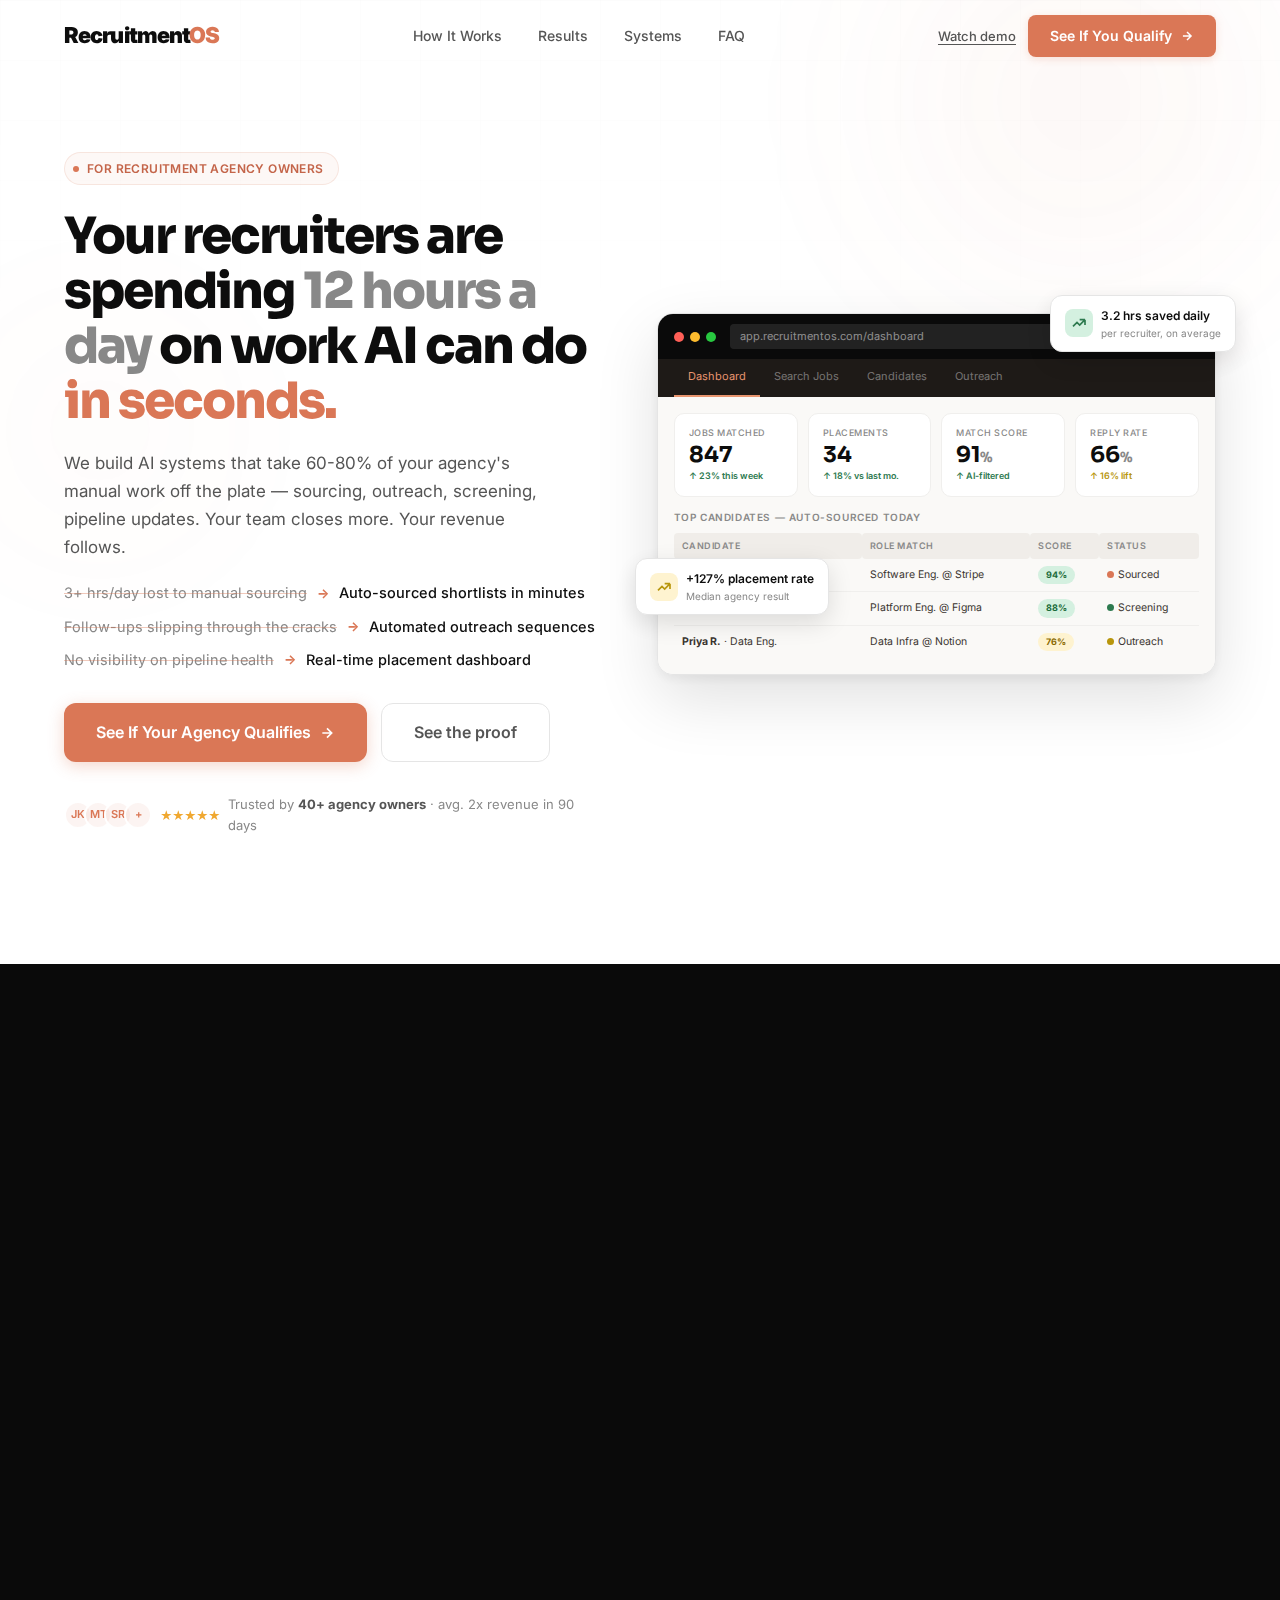
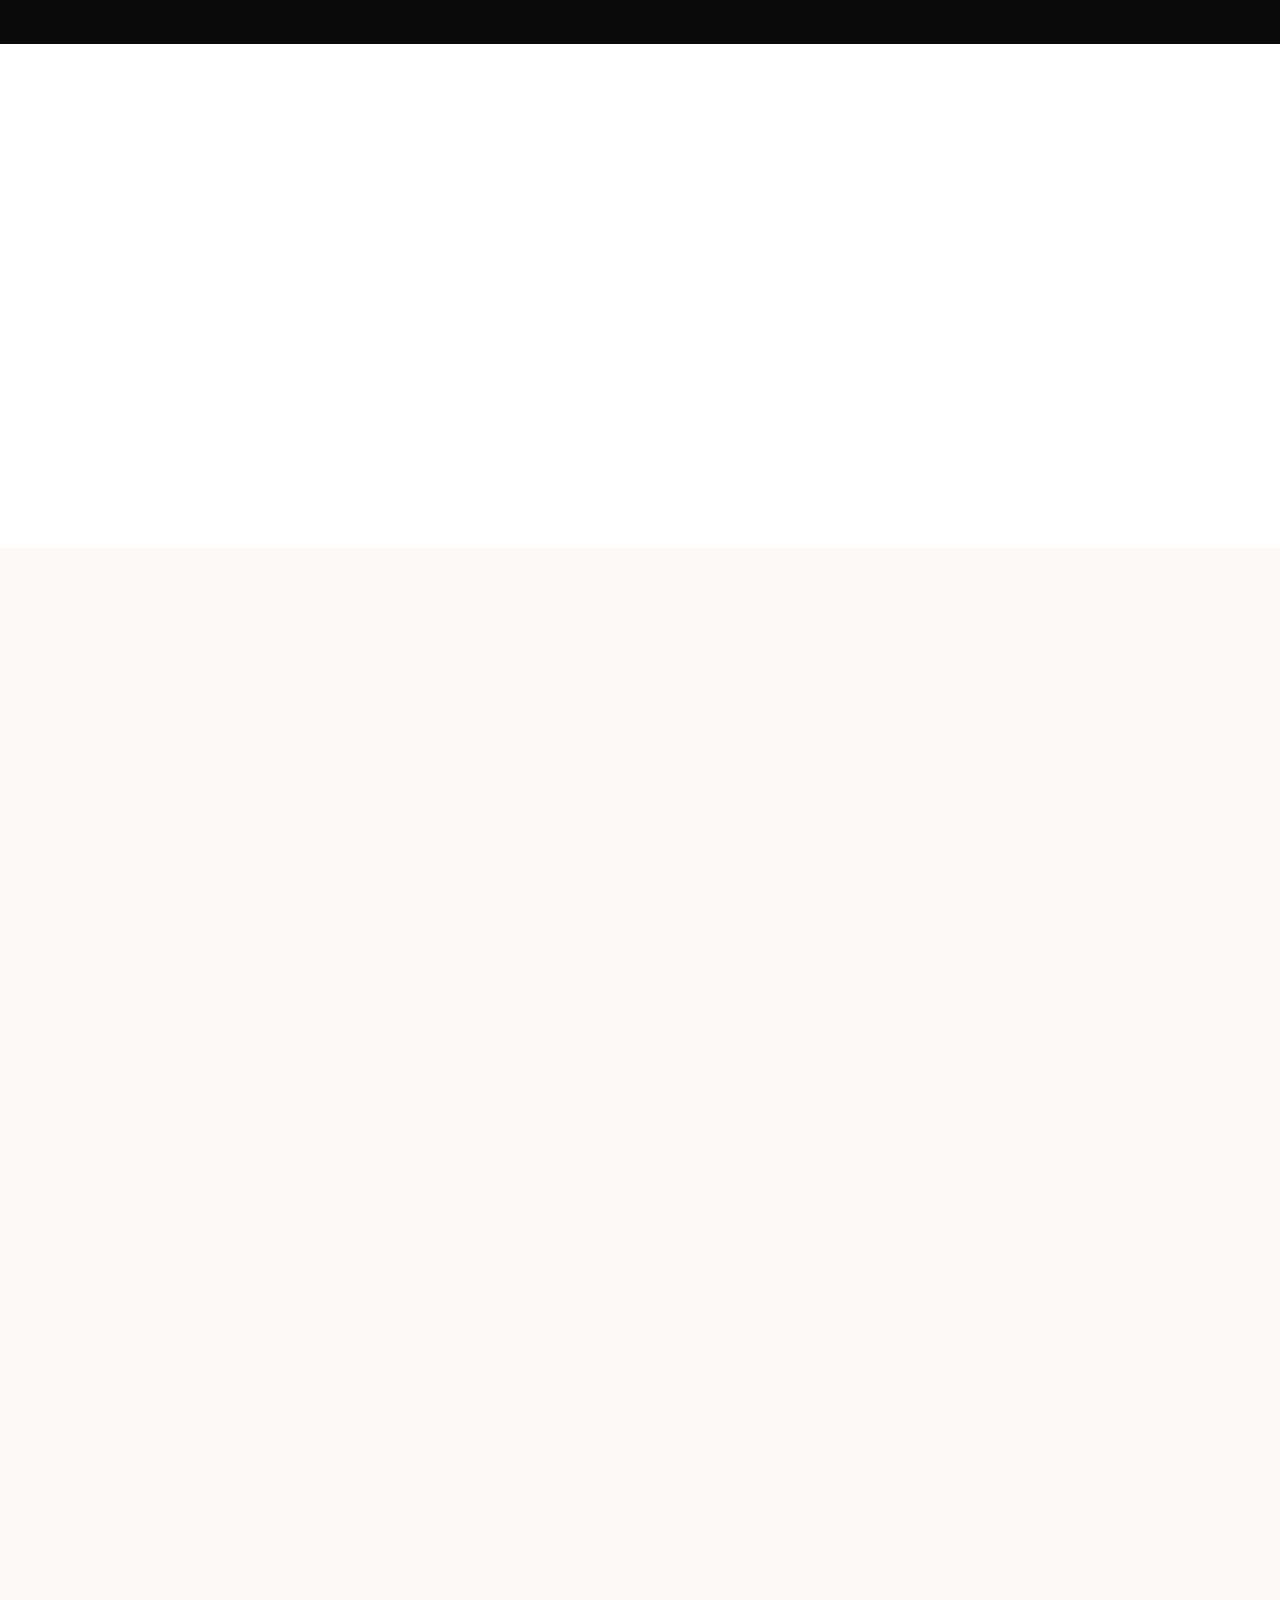
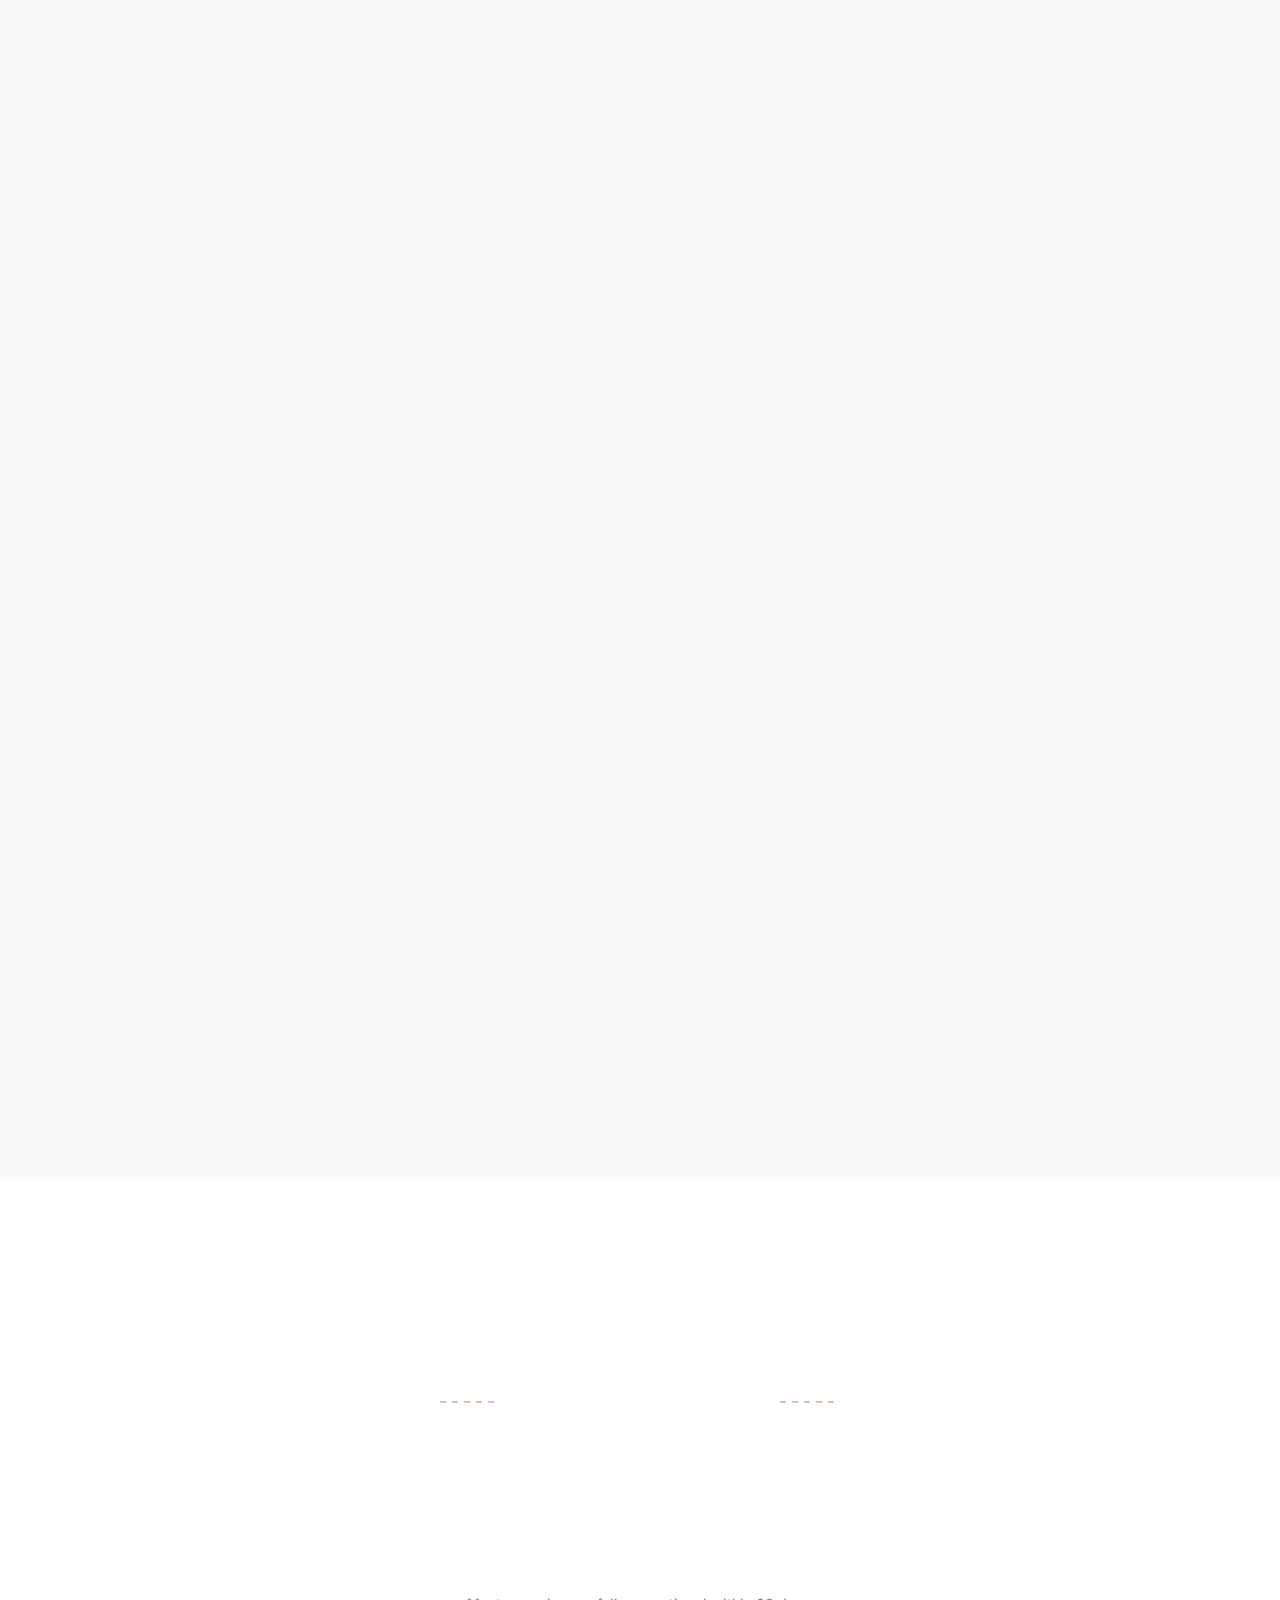
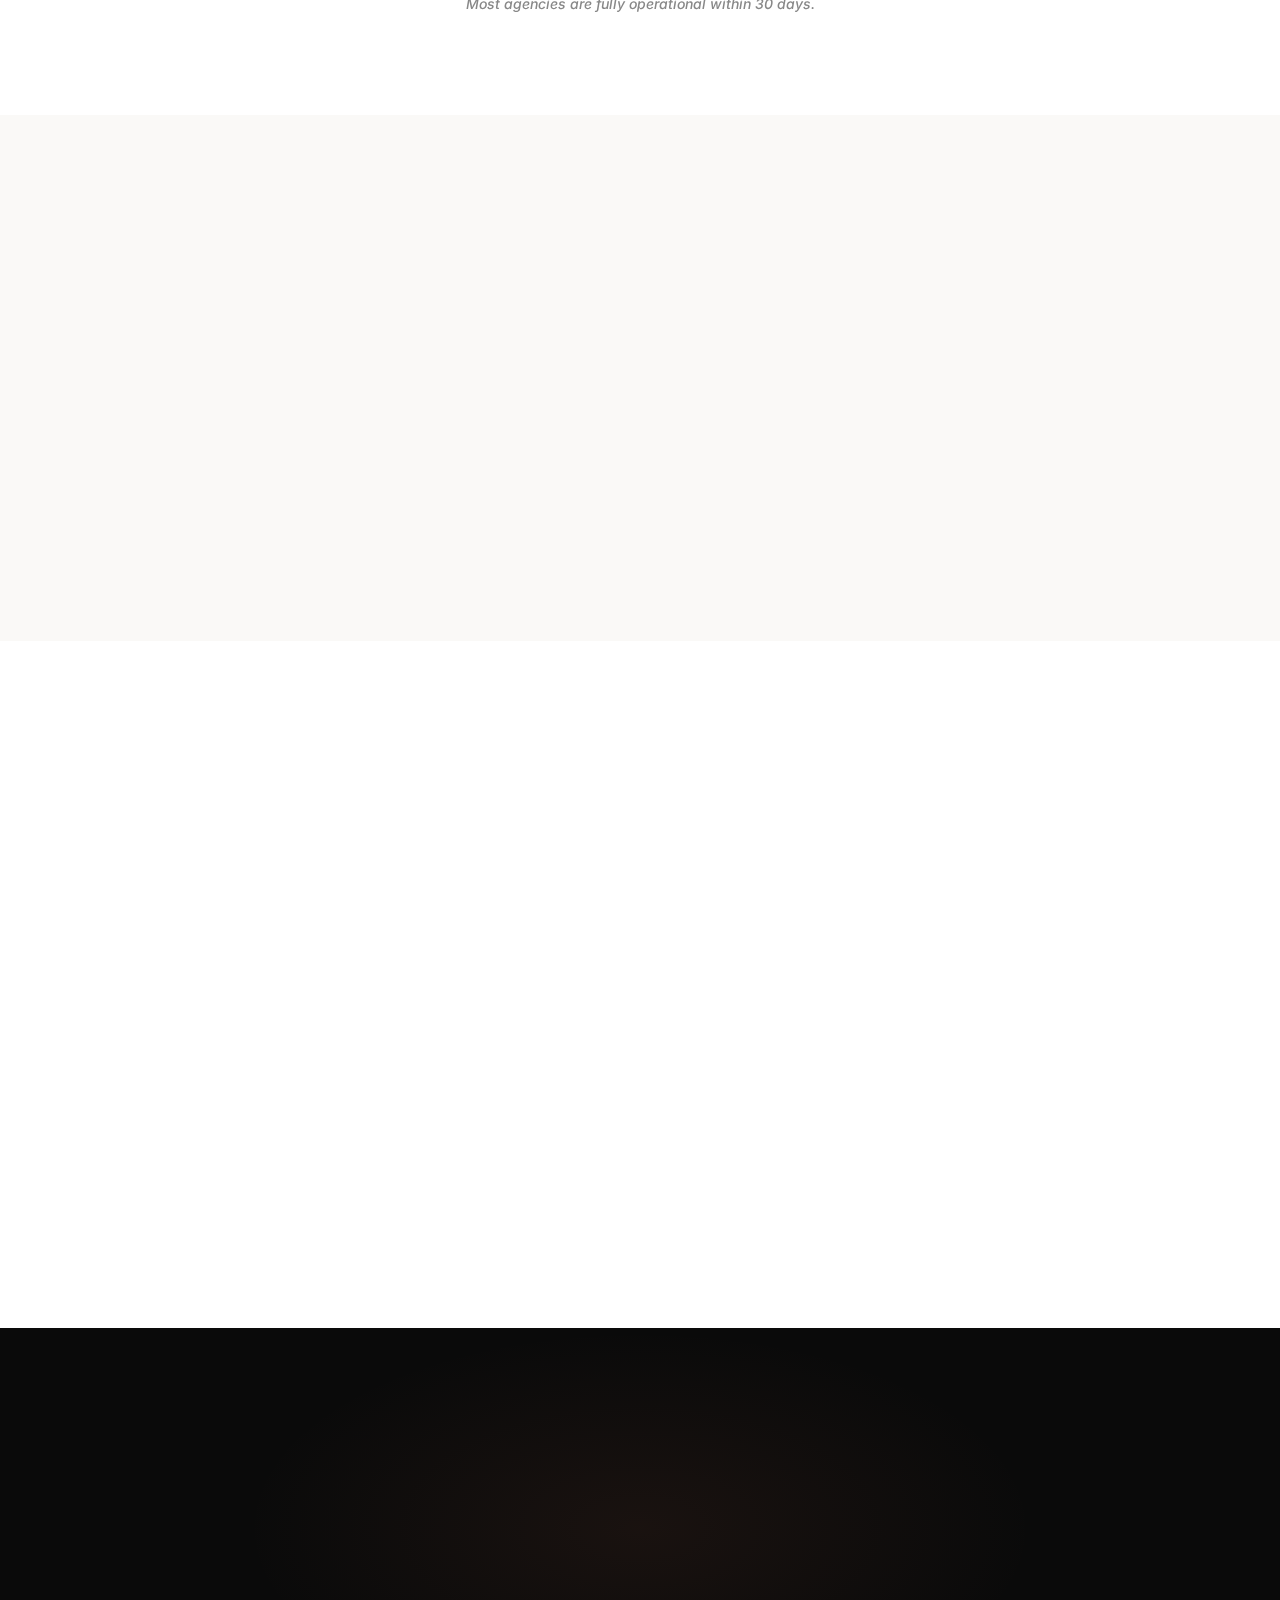
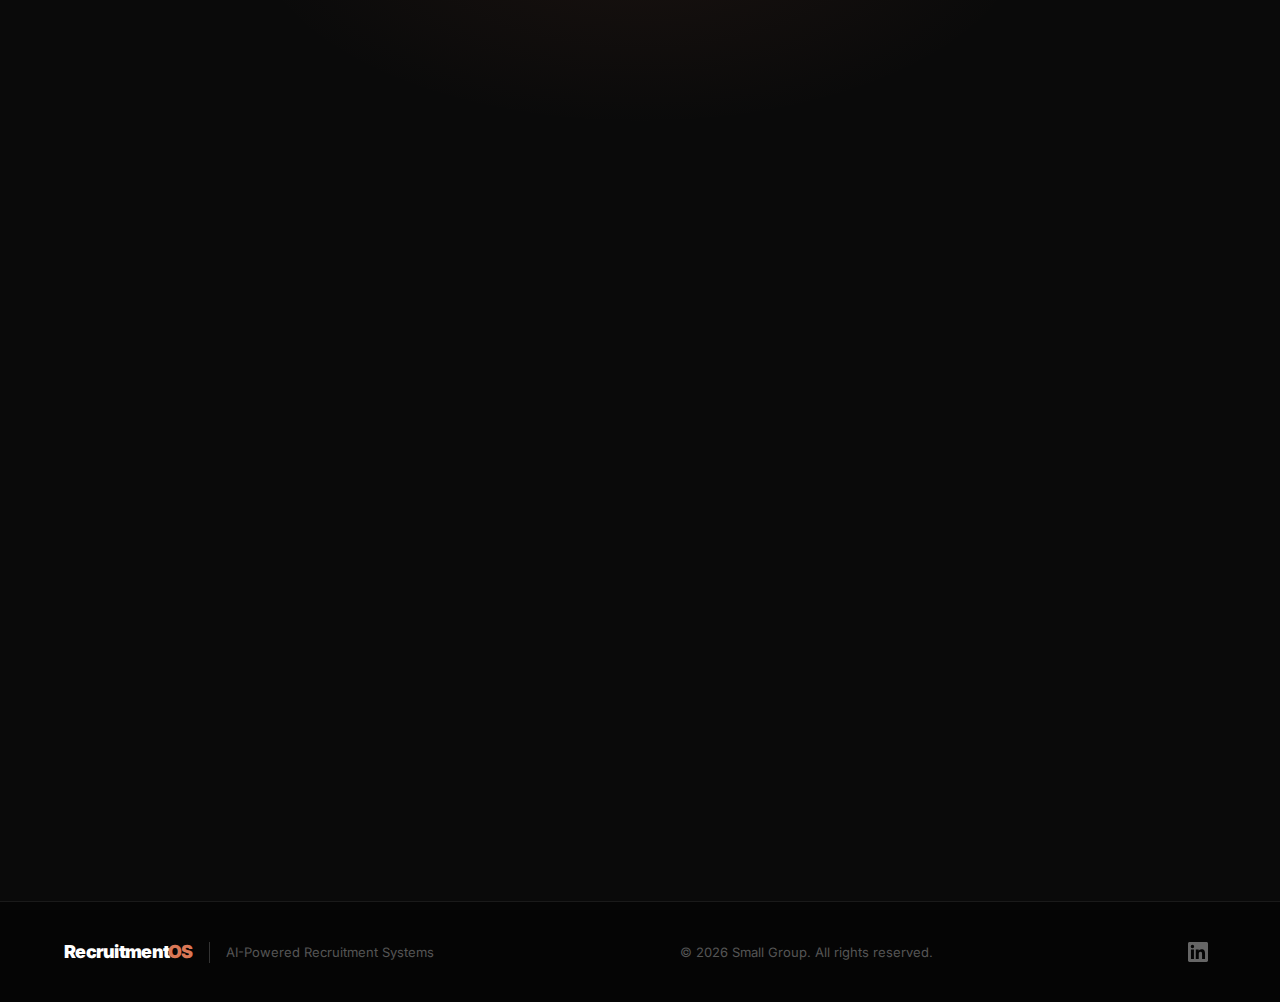
<file: recruitment-os/index.html>
<!DOCTYPE html>
<html lang="en">
<head>
    <meta charset="UTF-8">
    <meta name="viewport" content="width=device-width, initial-scale=1.0">
    <title>Recruitment OS — AI-Powered Systems for Recruitment Agencies</title>
    <meta name="description" content="We implement AI-powered systems that automate 60-80% of manual recruitment work. Helped a recruitment agency 2x revenue in 90 days.">
    <meta property="og:title" content="Recruitment OS — AI Systems for Recruitment Agencies">
    <meta property="og:description" content="Double your agency's output without doubling your headcount. 9 AI-powered systems, implemented for you.">
    <meta property="og:type" content="website">
    <link rel="preconnect" href="https://fonts.googleapis.com">
    <link rel="preconnect" href="https://fonts.gstatic.com" crossorigin>
    <link href="https://fonts.googleapis.com/css2?family=Inter:wght@300;400;500;600;700;800;900&family=Sora:wght@300;400;500;600;700;800&display=swap" rel="stylesheet">
    <link rel="stylesheet" href="landing.css">
</head>
<body>

    <!-- Decorative background elements -->
    <div class="bg-grid" aria-hidden="true"></div>
    <div class="bg-orb bg-orb-1" aria-hidden="true"></div>
    <div class="bg-orb bg-orb-2" aria-hidden="true"></div>

    <!-- ========== STICKY HEADER ========== -->
    <header class="site-header" id="siteHeader">
        <div class="header-inner">
            <a href="#" class="logo-link">
                <span class="logo-text">Recruitment<span class="logo-accent">OS</span></span>
            </a>
            <ul class="nav-links">
                <li><a href="#how-it-works">How It Works</a></li>
                <li><a href="#case-study">Results</a></li>
                <li><a href="#systems">Systems</a></li>
                <li><a href="#faq">FAQ</a></li>
            </ul>
            <div class="nav-cta-group">
                <a href="#case-study" class="btn-nav-ghost">Watch demo</a>
                <a href="#apply" class="btn btn-primary btn-header">
                    See If You Qualify
                    <svg width="14" height="14" viewBox="0 0 24 24" fill="none" stroke="currentColor" stroke-width="2.5"><path d="M5 12h14m-7-7l7 7-7 7"/></svg>
                </a>
            </div>
        </div>
    </header>

    <!-- ========== HERO SECTION ========== -->
    <section class="hero" id="hero">
        <div class="container hero-grid">
            <div class="hero-content hero-left">
                <div class="hero-badge">
                    <span class="badge-dot"></span>
                    For Recruitment Agency Owners
                </div>

                <h1 class="hero-headline">
                    Your recruiters are spending <span class="hero-strike">12 hours a day</span> on work AI can do <span class="hero-highlight">in seconds.</span>
                </h1>

                <p class="hero-sub">
                    We build AI systems that take 60-80% of your agency's manual work off the plate — sourcing, outreach, screening, pipeline updates. Your team closes more. Your revenue follows.
                </p>

                <div class="hero-pain-gain">
                    <div class="hero-pain-row">
                        <span class="pain-before">3+ hrs/day lost to manual sourcing</span>
                        <span class="pain-arrow">&rarr;</span>
                        <span class="pain-after">Auto-sourced shortlists in minutes</span>
                    </div>
                    <div class="hero-pain-row">
                        <span class="pain-before">Follow-ups slipping through the cracks</span>
                        <span class="pain-arrow">&rarr;</span>
                        <span class="pain-after">Automated outreach sequences</span>
                    </div>
                    <div class="hero-pain-row">
                        <span class="pain-before">No visibility on pipeline health</span>
                        <span class="pain-arrow">&rarr;</span>
                        <span class="pain-after">Real-time placement dashboard</span>
                    </div>
                </div>

                <div class="hero-ctas">
                    <a href="#apply" class="btn btn-primary btn-lg btn-hero-glow">
                        See If Your Agency Qualifies
                        <svg width="16" height="16" viewBox="0 0 24 24" fill="none" stroke="currentColor" stroke-width="2.5"><path d="M5 12h14m-7-7l7 7-7 7"/></svg>
                    </a>
                    <a href="#case-study" class="btn btn-ghost btn-lg">See the proof</a>
                </div>

                <div class="hero-trust-strip">
                    <div class="trust-avatars">
                        <span class="trust-avatar">JK</span>
                        <span class="trust-avatar">MT</span>
                        <span class="trust-avatar">SR</span>
                        <span class="trust-avatar">+</span>
                    </div>
                    <span class="trust-stars">&#9733;&#9733;&#9733;&#9733;&#9733;</span>
                    <span class="trust-text">Trusted by <strong>40+ agency owners</strong> &middot; avg. 2x revenue in 90 days</span>
                </div>
            </div>

            <!-- DASHBOARD VISUAL -->
            <div class="hero-visual">
                <div class="badge-float badge-float-1">
                    <div class="badge-float-icon badge-float-icon-green">
                        <svg width="16" height="16" viewBox="0 0 24 24" fill="none" stroke="#2D7A4F" stroke-width="2.5"><path d="M13 7h8m0 0v8m0-8l-8 8-4-4-6 6"/></svg>
                    </div>
                    <div>
                        <div class="badge-float-value">3.2 hrs saved daily</div>
                        <div class="badge-float-sub">per recruiter, on average</div>
                    </div>
                </div>

                <div class="dashboard-frame">
                    <div class="db-topbar">
                        <div class="db-dot db-dot-r"></div>
                        <div class="db-dot db-dot-y"></div>
                        <div class="db-dot db-dot-g"></div>
                        <div class="db-url">app.recruitmentos.com/dashboard</div>
                    </div>
                    <div class="db-nav">
                        <div class="db-nav-item db-nav-active">Dashboard</div>
                        <div class="db-nav-item">Search Jobs</div>
                        <div class="db-nav-item">Candidates</div>
                        <div class="db-nav-item">Outreach</div>
                    </div>
                    <div class="db-body">
                        <div class="kpi-row">
                            <div class="kpi-card">
                                <div class="kpi-label">Jobs Matched</div>
                                <div class="kpi-value">847</div>
                                <div class="kpi-delta kpi-delta-up">&#8593; 23% this week</div>
                            </div>
                            <div class="kpi-card">
                                <div class="kpi-label">Placements</div>
                                <div class="kpi-value">34</div>
                                <div class="kpi-delta kpi-delta-up">&#8593; 18% vs last mo.</div>
                            </div>
                            <div class="kpi-card">
                                <div class="kpi-label">Match Score</div>
                                <div class="kpi-value">91<span class="kpi-unit">%</span></div>
                                <div class="kpi-delta kpi-delta-up">&#8593; AI-filtered</div>
                            </div>
                            <div class="kpi-card">
                                <div class="kpi-label">Reply Rate</div>
                                <div class="kpi-value">66<span class="kpi-unit">%</span></div>
                                <div class="kpi-delta kpi-delta-warn">&#8593; 16% lift</div>
                            </div>
                        </div>

                        <div class="db-section-label">Top Candidates — Auto-Sourced Today</div>
                        <table class="candidate-table">
                            <thead>
                                <tr>
                                    <th>Candidate</th>
                                    <th>Role Match</th>
                                    <th>Score</th>
                                    <th>Status</th>
                                </tr>
                            </thead>
                            <tbody>
                                <tr>
                                    <td><strong>Sarah M.</strong> &middot; Full-Stack Dev</td>
                                    <td>Software Eng. @ Stripe</td>
                                    <td><span class="score-pill score-high">94%</span></td>
                                    <td><span class="status-dot status-sourced"></span>Sourced</td>
                                </tr>
                                <tr>
                                    <td><strong>James K.</strong> &middot; Backend Dev</td>
                                    <td>Platform Eng. @ Figma</td>
                                    <td><span class="score-pill score-high">88%</span></td>
                                    <td><span class="status-dot status-screening"></span>Screening</td>
                                </tr>
                                <tr>
                                    <td><strong>Priya R.</strong> &middot; Data Eng.</td>
                                    <td>Data Infra @ Notion</td>
                                    <td><span class="score-pill score-mid">76%</span></td>
                                    <td><span class="status-dot status-outreach"></span>Outreach</td>
                                </tr>
                            </tbody>
                        </table>
                    </div>
                </div>

                <div class="badge-float badge-float-2">
                    <div class="badge-float-icon badge-float-icon-gold">
                        <svg width="16" height="16" viewBox="0 0 24 24" fill="none" stroke="#B8960C" stroke-width="2.5"><path d="M13 7h8m0 0v8m0-8l-8 8-4-4-6 6"/></svg>
                    </div>
                    <div>
                        <div class="badge-float-value">+127% placement rate</div>
                        <div class="badge-float-sub">Median agency result</div>
                    </div>
                </div>
            </div>
        </div>
    </section>

    <!-- ========== SOCIAL PROOF BAR ========== -->
    <section class="proof-bar">
        <div class="container">
            <p class="proof-bar-text">Trusted by recruitment agencies across the <strong>US, UK &amp; Europe</strong></p>
        </div>
    </section>

    <!-- ========== PROBLEM SECTION ========== -->
    <section class="section section-dark" id="problem">
        <div class="container">
            <span class="eyebrow eyebrow-center">The Problem</span>
            <h2 class="section-headline text-center">Your agency is leaking revenue.</h2>
            <p class="section-sub text-center">Every hour your recruiters spend searching is an hour they're not closing. Here's what that actually costs you.</p>

            <div class="pain-grid">
                <div class="pain-card">
                    <div class="pain-icon">
                        <svg width="24" height="24" viewBox="0 0 24 24" fill="none" stroke="currentColor" stroke-width="1.5"><circle cx="12" cy="12" r="10"/><path d="M12 6v6l4 2"/></svg>
                    </div>
                    <div class="pain-stat">50+ agencies</div>
                    <h3 class="pain-title">You're always late.</h3>
                    <p class="pain-desc">By the time you find a job post, 50+ agencies are already working it. You're competing on price instead of timing.</p>
                </div>
                <div class="pain-card">
                    <div class="pain-icon">
                        <svg width="24" height="24" viewBox="0 0 24 24" fill="none" stroke="currentColor" stroke-width="1.5"><circle cx="11" cy="11" r="8"/><path d="M21 21l-4.35-4.35"/></svg>
                    </div>
                    <div class="pain-stat">3–4 hrs/day wasted</div>
                    <h3 class="pain-title">Manual work is killing output.</h3>
                    <p class="pain-desc">Your recruiters spend more time on data entry and searching than on the work that actually generates revenue.</p>
                </div>
                <div class="pain-card">
                    <div class="pain-icon">
                        <svg width="24" height="24" viewBox="0 0 24 24" fill="none" stroke="currentColor" stroke-width="1.5"><path d="M16 21v-2a4 4 0 00-4-4H5a4 4 0 00-4-4v2"/><circle cx="8.5" cy="7" r="4"/><path d="M20 8v6m3-3h-6"/></svg>
                    </div>
                    <div class="pain-stat">Margins shrinking</div>
                    <h3 class="pain-title">Scaling = more headcount.</h3>
                    <p class="pain-desc">The only way to grow is to hire more recruiters. That's expensive, slow, and it doesn't fix the underlying problem.</p>
                </div>
            </div>
        </div>
    </section>

    <!-- ========== SOLUTION SECTION ========== -->
    <section class="section" id="solution">
        <div class="container">
            <span class="eyebrow eyebrow-center">The Solution</span>
            <h2 class="section-headline text-center">Recruitment OS.</h2>
            <p class="section-sub text-center">9 AI systems. Built for your agency. Integrated with your tools. Done for you.</p>

            <div class="differentiator-bar">
                <div class="diff-badge">DONE-FOR-YOU</div>
                <div class="diff-text">
                    We don't sell software. We implement complete systems — build, integrate, train, and optimize — until you see results. Our 25-person team handles everything.
                </div>
            </div>
        </div>
    </section>

    <!-- ========== 9 SYSTEMS SECTION ========== -->
    <section class="section section-alt" id="systems">
        <div class="container">
            <span class="eyebrow eyebrow-center">What You Get</span>
            <h2 class="section-headline text-center">9 systems. One operating system.</h2>
            <p class="section-sub text-center">More placements. Less manual work. Every system built around that goal.</p>

            <div class="systems-grid">
                <div class="system-card">
                    <div class="system-number">01</div>
                    <h3 class="system-name">Demand Intelligence</h3>
                    <p class="system-benefit">Detect job openings weeks before they're posted.</p>
                </div>
                <div class="system-card">
                    <div class="system-number">02</div>
                    <h3 class="system-name">Job Board Scraper</h3>
                    <p class="system-benefit">Only real opportunities. Linked to decision makers.</p>
                </div>
                <div class="system-card">
                    <div class="system-number">03</div>
                    <h3 class="system-name">AI Candidate Sourcing</h3>
                    <p class="system-benefit">Source, rank, and match candidates in real time.</p>
                </div>
                <div class="system-card">
                    <div class="system-number">04</div>
                    <h3 class="system-name">Candidate Reactivation</h3>
                    <p class="system-benefit">Turn your dead database into fresh placements.</p>
                </div>
                <div class="system-card">
                    <div class="system-number">05</div>
                    <h3 class="system-name">Resume Screening</h3>
                    <p class="system-benefit">Ranked shortlists instantly. Not after hours.</p>
                </div>
                <div class="system-card">
                    <div class="system-number">06</div>
                    <h3 class="system-name">Client Communication</h3>
                    <p class="system-benefit">Automatic stage-based updates. Clients stay informed.</p>
                </div>
                <div class="system-card">
                    <div class="system-number">07</div>
                    <h3 class="system-name">Interview Scheduling</h3>
                    <p class="system-benefit">Zero-coordination booking. Calendar chaos gone.</p>
                </div>
                <div class="system-card">
                    <div class="system-number">08</div>
                    <h3 class="system-name">Reference Checking</h3>
                    <p class="system-benefit">Automated forms. Weeks become hours.</p>
                </div>
                <div class="system-card">
                    <div class="system-number">09</div>
                    <h3 class="system-name">Placement Dashboard</h3>
                    <p class="system-benefit">Full pipeline visibility. Revenue forecasting.</p>
                </div>
            </div>
        </div>
    </section>

    <!-- ========== CASE STUDY SECTION ========== -->
    <section class="section section-proof" id="case-study">
        <div class="container">
            <span class="eyebrow eyebrow-center">Proof</span>
            <h2 class="section-headline text-center">2x revenue. 90 days. One&nbsp;agency.</h2>
            <p class="section-sub text-center">A German recruitment agency went from manual processes to AI-powered systems. Here are the numbers.</p>

            <div class="metrics-row">
                <div class="metric-block">
                    <div class="metric-before">200</div>
                    <div class="metric-arrow">
                        <svg width="32" height="32" viewBox="0 0 24 24" fill="none" stroke="currentColor" stroke-width="2"><path d="M5 12h14m-7-7l7 7-7 7"/></svg>
                    </div>
                    <div class="metric-after" data-count="40000">40,000+</div>
                    <div class="metric-label">Daily opportunities scanned</div>
                </div>
                <div class="metric-divider-v"></div>
                <div class="metric-block">
                    <div class="metric-after metric-accent" data-count="2">2x</div>
                    <div class="metric-label">Revenue growth</div>
                </div>
                <div class="metric-divider-v"></div>
                <div class="metric-block">
                    <div class="metric-after metric-accent" data-count="80">80%</div>
                    <div class="metric-label">Less manual work</div>
                </div>
            </div>

            <div class="before-after-grid">
                <div class="ba-card ba-before">
                    <div class="ba-label">Before</div>
                    <ul class="ba-list">
                        <li>200–300 manual job searches per day</li>
                        <li>Recruiters working evenings and weekends</li>
                        <li>Always late to opportunities</li>
                        <li>Competing on price against dozens of agencies</li>
                    </ul>
                </div>
                <div class="ba-card ba-after">
                    <div class="ba-label">After Recruitment OS</div>
                    <ul class="ba-list">
                        <li>40,000+ opportunities scanned automatically</li>
                        <li>Recruiters focused on closing, not searching</li>
                        <li>Reaching companies weeks before competitors</li>
                        <li>Revenue doubled within 90 days</li>
                    </ul>
                </div>
            </div>

            <div class="proof-screenshots">
                <div class="screenshot-wrapper screenshot-sm">
                    <img src="assets/screenshots/analytics-charts.jpeg" alt="Recruitment OS Analytics Dashboard" loading="lazy" width="720" height="450">
                </div>
                <div class="screenshot-wrapper screenshot-sm">
                    <img src="assets/screenshots/job-listings.jpeg" alt="Recruitment OS Job Listings" loading="lazy" width="720" height="450">
                </div>
            </div>
        </div>
    </section>

    <!-- ========== HOW IT WORKS SECTION ========== -->
    <section class="section" id="how-it-works">
        <div class="container">
            <span class="eyebrow eyebrow-center">How It Works</span>
            <h2 class="section-headline text-center">Three steps. That's it.</h2>

            <div class="steps-row">
                <div class="step-card">
                    <div class="step-number">1</div>
                    <h3 class="step-title">Apply Below</h3>
                    <p class="step-desc">Fill the quick form. We'll review your agency and book a 30-minute discovery call if it's a fit.</p>
                </div>
                <div class="step-connector" aria-hidden="true"><div class="connector-line"></div></div>
                <div class="step-card">
                    <div class="step-number">2</div>
                    <h3 class="step-title">We Build It</h3>
                    <p class="step-desc">Our 25-person team implements your custom systems. Your involvement: 2–3 hours per week.</p>
                </div>
                <div class="step-connector" aria-hidden="true"><div class="connector-line"></div></div>
                <div class="step-card">
                    <div class="step-number">3</div>
                    <h3 class="step-title">You Scale</h3>
                    <p class="step-desc">Systems go live. We optimize. Your recruiters close more deals. Revenue goes up.</p>
                </div>
            </div>

            <p class="steps-footnote text-center">Most agencies are fully operational within 30 days.</p>
        </div>
    </section>

    <!-- ========== WHY US SECTION ========== -->
    <section class="section section-alt" id="why-us">
        <div class="container">
            <span class="eyebrow eyebrow-center">Why Us</span>
            <h2 class="section-headline text-center">We're not a SaaS tool. We're your implementation team.</h2>

            <div class="trust-grid">
                <div class="trust-card">
                    <div class="trust-card-icon">
                        <svg width="24" height="24" viewBox="0 0 24 24" fill="none" stroke="currentColor" stroke-width="1.5"><path d="M17 21v-2a4 4 0 00-4-4H5a4 4 0 00-4-4v2"/><circle cx="9" cy="7" r="4"/><path d="M23 21v-2a4 4 0 00-3-3.87"/><path d="M16 3.13a4 4 0 010 7.75"/></svg>
                    </div>
                    <h3 class="trust-card-title">25-Person Team</h3>
                    <p class="trust-card-desc">We build it, integrate it, train your team, and optimize it. You don't lift a finger on the technical side.</p>
                </div>
                <div class="trust-card">
                    <div class="trust-card-icon">
                        <svg width="24" height="24" viewBox="0 0 24 24" fill="none" stroke="currentColor" stroke-width="1.5"><path d="M13 7h8m0 0v8m0-8l-8 8-4-4-6 6"/></svg>
                    </div>
                    <h3 class="trust-card-title">Revenue-Focused</h3>
                    <p class="trust-card-desc">We measure success by your placement growth, not feature adoption. If your revenue doesn't move, we haven't delivered.</p>
                </div>
                <div class="trust-card">
                    <div class="trust-card-icon">
                        <svg width="24" height="24" viewBox="0 0 24 24" fill="none" stroke="currentColor" stroke-width="1.5"><path d="M12 22s8-4 8-10V5l-8-3-8 3v7c0 6 8 10 8 10z"/></svg>
                    </div>
                    <h3 class="trust-card-title">Zero Disruption</h3>
                    <p class="trust-card-desc">Integrates with Bullhorn, Vincere, JobAdder — whatever you use. No rip-and-replace. No downtime.</p>
                </div>
            </div>
        </div>
    </section>

    <!-- ========== FAQ SECTION ========== -->
    <section class="section" id="faq">
        <div class="container container-narrow">
            <span class="eyebrow eyebrow-center">FAQ</span>
            <h2 class="section-headline text-center">Common questions</h2>

            <div class="faq-list">
                <div class="faq-item">
                    <button class="faq-question" aria-expanded="false">
                        <span>How fast will we see results?</span>
                        <svg class="faq-chevron" width="20" height="20" viewBox="0 0 24 24" fill="none" stroke="currentColor" stroke-width="2"><polyline points="6 9 12 15 18 9"/></svg>
                    </button>
                    <div class="faq-answer">
                        <p>Most agencies are operational within 60 days. Our German client doubled revenue within 90 days of going live.</p>
                    </div>
                </div>
                <div class="faq-item">
                    <button class="faq-question" aria-expanded="false">
                        <span>Will this work with our ATS/CRM?</span>
                        <svg class="faq-chevron" width="20" height="20" viewBox="0 0 24 24" fill="none" stroke="currentColor" stroke-width="2"><polyline points="6 9 12 15 18 9"/></svg>
                    </button>
                    <div class="faq-answer">
                        <p>Yes. We integrate with Bullhorn, Vincere, JobAdder, and most modern platforms. Integration is included in implementation.</p>
                    </div>
                </div>
                <div class="faq-item">
                    <button class="faq-question" aria-expanded="false">
                        <span>We've tried automation before. It didn't work.</span>
                        <svg class="faq-chevron" width="20" height="20" viewBox="0 0 24 24" fill="none" stroke="currentColor" stroke-width="2"><polyline points="6 9 12 15 18 9"/></svg>
                    </button>
                    <div class="faq-answer">
                        <p>Self-serve tools fail because nobody implements them properly. We do it for you — build, train, optimize. Think personal trainer vs. gym membership.</p>
                    </div>
                </div>
                <div class="faq-item">
                    <button class="faq-question" aria-expanded="false">
                        <span>How much time does my team need to invest?</span>
                        <svg class="faq-chevron" width="20" height="20" viewBox="0 0 24 24" fill="none" stroke="currentColor" stroke-width="2"><polyline points="6 9 12 15 18 9"/></svg>
                    </button>
                    <div class="faq-answer">
                        <p>2–3 hours per week during setup for training sessions. After that, the systems save 3–4 hours per day per recruiter.</p>
                    </div>
                </div>
                <div class="faq-item">
                    <button class="faq-question" aria-expanded="false">
                        <span>What if it doesn't work for our niche?</span>
                        <svg class="faq-chevron" width="20" height="20" viewBox="0 0 24 24" fill="none" stroke="currentColor" stroke-width="2"><polyline points="6 9 12 15 18 9"/></svg>
                    </button>
                    <div class="faq-answer">
                        <p>Every system is customized for your market and workflows. We can run a smaller pilot first to prove results before full commitment.</p>
                    </div>
                </div>
                <div class="faq-item">
                    <button class="faq-question" aria-expanded="false">
                        <span>Is our data safe?</span>
                        <svg class="faq-chevron" width="20" height="20" viewBox="0 0 24 24" fill="none" stroke="currentColor" stroke-width="2"><polyline points="6 9 12 15 18 9"/></svg>
                    </button>
                    <div class="faq-answer">
                        <p>We don't store your candidate data. Everything stays in your existing tools. We automate workflows, not replace your infrastructure.</p>
                    </div>
                </div>
            </div>
        </div>
    </section>

    <!-- ========== APPLICATION / CTA SECTION ========== -->
    <section class="section section-apply" id="apply">
        <div class="container">
            <div class="apply-header">
                <span class="eyebrow eyebrow-center">Apply for AI Transformation</span>
                <h2 class="section-headline text-center">See if your agency qualifies.</h2>
                <p class="section-sub text-center">We work with a limited number of agencies at a time to ensure quality. Fill the quick form to book your discovery call.</p>
            </div>

            <div class="apply-qualifiers">
                <div class="qualifier">
                    <svg width="20" height="20" viewBox="0 0 24 24" fill="none" stroke="currentColor" stroke-width="2"><path d="M22 11.08V12a10 10 0 11-5.93-9.14"/><polyline points="22 4 12 14.01 9 11.01"/></svg>
                    <span>10–100 recruiters</span>
                </div>
                <div class="qualifier">
                    <svg width="20" height="20" viewBox="0 0 24 24" fill="none" stroke="currentColor" stroke-width="2"><path d="M22 11.08V12a10 10 0 11-5.93-9.14"/><polyline points="22 4 12 14.01 9 11.01"/></svg>
                    <span>Using a modern ATS/CRM</span>
                </div>
                <div class="qualifier">
                    <svg width="20" height="20" viewBox="0 0 24 24" fill="none" stroke="currentColor" stroke-width="2"><path d="M22 11.08V12a10 10 0 11-5.93-9.14"/><polyline points="22 4 12 14.01 9 11.01"/></svg>
                    <span>Ready to scale, not just explore</span>
                </div>
                <div class="qualifier">
                    <svg width="20" height="20" viewBox="0 0 24 24" fill="none" stroke="currentColor" stroke-width="2"><path d="M22 11.08V12a10 10 0 11-5.93-9.14"/><polyline points="22 4 12 14.01 9 11.01"/></svg>
                    <span>US, UK, or Europe based</span>
                </div>
            </div>

            <div class="cal-wrapper">
                <iframe
                    src="https://cal.com/prakarshgupta/ai-dev?embed=true&theme=light&layout=month_view"
                    width="100%"
                    height="650"
                    frameborder="0"
                    loading="lazy"
                    title="Book a discovery call"
                ></iframe>
            </div>

            <p class="apply-note text-center">30-minute call. No commitment. We'll tell you honestly if we can help.</p>
        </div>
    </section>

    <!-- ========== FOOTER ========== -->
    <footer class="site-footer">
        <div class="footer-inner">
            <div class="footer-brand">
                <span class="logo-text logo-text-sm">Recruitment<span class="logo-accent">OS</span></span>
                <span class="footer-tagline">AI-Powered Recruitment Systems</span>
            </div>
            <a href="dashboard.html" class="footer-copy footer-hidden-link">&copy; 2026 Small Group. All rights reserved.</a>
            <a href="https://www.linkedin.com/in/prakarshgupta/" target="_blank" rel="noopener noreferrer" class="footer-social" aria-label="LinkedIn">
                <svg width="20" height="20" viewBox="0 0 24 24" fill="currentColor"><path d="M20.447 20.452h-3.554v-5.569c0-1.328-.027-3.037-1.852-3.037-1.853 0-2.136 1.445-2.136 2.939v5.667H9.351V9h3.414v1.561h.046c.477-.9 1.637-1.85 3.37-1.85 3.601 0 4.267 2.37 4.267 5.455v6.286zM5.337 7.433a2.062 2.062 0 01-2.063-2.065 2.064 2.064 0 112.063 2.065zm1.782 13.019H3.555V9h3.564v11.452zM22.225 0H1.771C.792 0 0 .774 0 1.729v20.542C0 23.227.792 24 1.771 24h20.451C23.2 24 24 23.227 24 22.271V1.729C24 .774 23.2 0 22.222 0h.003z"/></svg>
            </a>
        </div>
    </footer>

    <script src="landing.js"></script>
</body>
</html>
</file>
<file: recruitment-os/landing.css>
/* ========================================
   RECRUITMENT OS — PREMIUM LANDING PAGE
   ======================================== */

/* ---------- RESET & BASE ---------- */
*, *::before, *::after {
    margin: 0;
    padding: 0;
    box-sizing: border-box;
}

:root {
    --primary: #da7756;
    --primary-light: #e8956f;
    --primary-dark: #c4654a;
    --primary-subtle: rgba(218, 119, 86, 0.05);
    --primary-glow: rgba(218, 119, 86, 0.15);
    --primary-glow-strong: rgba(218, 119, 86, 0.25);

    --bg-primary: #ffffff;
    --bg-secondary: #faf9f7;
    --bg-dark: #0a0a0a;
    --bg-dark-card: #141414;
    --bg-dark-border: #222222;

    --text-primary: #0d0d0d;
    --text-secondary: #555555;
    --text-muted: #888888;
    --text-on-dark: #f5f5f5;
    --text-on-dark-muted: #999999;

    --border-color: #e5e5e5;
    --border-light: #f0efed;

    --shadow-sm: 0 1px 2px rgba(0,0,0,0.04);
    --shadow: 0 2px 8px rgba(0,0,0,0.06);
    --shadow-md: 0 4px 20px rgba(0,0,0,0.08);
    --shadow-lg: 0 8px 40px rgba(0,0,0,0.10);
    --shadow-xl: 0 20px 60px rgba(0,0,0,0.12);
    --shadow-glow: 0 0 40px rgba(218,119,86,0.15);

    --radius-sm: 8px;
    --radius: 12px;
    --radius-lg: 16px;
    --radius-xl: 24px;
    --radius-2xl: 32px;

    --header-height: 72px;
    --max-width: 1200px;
    --max-width-narrow: 800px;
}

html {
    scroll-behavior: smooth;
    -webkit-font-smoothing: antialiased;
    -moz-osx-font-smoothing: grayscale;
}

body {
    font-family: 'Inter', -apple-system, BlinkMacSystemFont, 'Segoe UI', Roboto, sans-serif;
    font-size: 16px;
    line-height: 1.6;
    color: var(--text-primary);
    background: var(--bg-primary);
    overflow-x: hidden;
}

img { max-width: 100%; height: auto; display: block; }
a { text-decoration: none; color: inherit; }
ul { list-style: none; }

/* ---------- BACKGROUND DECORATIVES ---------- */
.bg-grid {
    position: fixed;
    top: 0;
    left: 0;
    width: 100%;
    height: 100%;
    pointer-events: none;
    z-index: 0;
    background-image:
        linear-gradient(rgba(0,0,0,0.02) 1px, transparent 1px),
        linear-gradient(90deg, rgba(0,0,0,0.02) 1px, transparent 1px);
    background-size: 60px 60px;
    mask-image: linear-gradient(to bottom, rgba(0,0,0,0.5) 0%, transparent 40%);
    -webkit-mask-image: linear-gradient(to bottom, rgba(0,0,0,0.5) 0%, transparent 40%);
}

.bg-orb {
    position: fixed;
    border-radius: 50%;
    pointer-events: none;
    z-index: 0;
    filter: blur(80px);
    opacity: 0.4;
}

.bg-orb-1 {
    width: 600px;
    height: 600px;
    background: radial-gradient(circle, var(--primary-glow) 0%, transparent 70%);
    top: -200px;
    right: -100px;
    animation: orbFloat1 20s ease-in-out infinite;
}

.bg-orb-2 {
    width: 400px;
    height: 400px;
    background: radial-gradient(circle, rgba(218,119,86,0.08) 0%, transparent 70%);
    bottom: 30%;
    left: -100px;
    animation: orbFloat2 25s ease-in-out infinite;
}

@keyframes orbFloat1 {
    0%, 100% { transform: translate(0, 0); }
    33% { transform: translate(-40px, 30px); }
    66% { transform: translate(20px, -20px); }
}

@keyframes orbFloat2 {
    0%, 100% { transform: translate(0, 0); }
    50% { transform: translate(30px, -40px); }
}

/* ---------- UTILITY ---------- */
.container {
    max-width: var(--max-width);
    margin: 0 auto;
    padding: 0 24px;
    position: relative;
    z-index: 1;
}

.container-narrow {
    max-width: var(--max-width-narrow);
}

.text-center { text-align: center; }

.eyebrow {
    display: inline-block;
    font-size: 12px;
    font-weight: 700;
    letter-spacing: 0.12em;
    text-transform: uppercase;
    color: var(--primary);
    margin-bottom: 12px;
}

.eyebrow-center {
    display: block;
    text-align: center;
}

.section-headline {
    font-size: 44px;
    font-weight: 800;
    line-height: 1.1;
    color: var(--text-primary);
    letter-spacing: -0.03em;
    margin-bottom: 16px;
}

.section-sub {
    font-size: 18px;
    line-height: 1.7;
    color: var(--text-secondary);
    max-width: 600px;
    margin-left: auto;
    margin-right: auto;
    margin-bottom: 48px;
}

/* ---------- SECTIONS ---------- */
.section {
    padding: 100px 0;
    position: relative;
    z-index: 1;
}

.section-alt {
    background: var(--bg-secondary);
}

.section-dark {
    background: var(--bg-dark);
    color: var(--text-on-dark);
}

.section-dark .section-headline {
    color: var(--text-on-dark);
}

.section-dark .section-sub {
    color: var(--text-on-dark-muted);
}

.section-proof {
    background: var(--bg-secondary);
}

.section-apply {
    background: var(--bg-dark);
    color: var(--text-on-dark);
    position: relative;
    overflow: hidden;
}

.section-apply::before {
    content: '';
    position: absolute;
    top: 0;
    left: 50%;
    transform: translateX(-50%);
    width: 800px;
    height: 400px;
    background: radial-gradient(ellipse, var(--primary-glow) 0%, transparent 70%);
    pointer-events: none;
    opacity: 0.5;
}

.section-apply .section-headline {
    color: var(--text-on-dark);
}

.section-apply .section-sub {
    color: var(--text-on-dark-muted);
}

/* ---------- BUTTONS ---------- */
.btn {
    display: inline-flex;
    align-items: center;
    justify-content: center;
    gap: 8px;
    font-family: inherit;
    font-size: 15px;
    font-weight: 600;
    border: none;
    cursor: pointer;
    transition: all 0.25s cubic-bezier(0.4, 0, 0.2, 1);
    border-radius: var(--radius-sm);
    text-decoration: none;
    position: relative;
}

.btn-primary {
    background: var(--primary);
    color: #ffffff;
    padding: 14px 28px;
    box-shadow: 0 2px 8px rgba(218,119,86,0.2);
}

.btn-primary:hover {
    background: var(--primary-dark);
    transform: translateY(-2px);
    box-shadow: 0 8px 24px rgba(218,119,86,0.35);
}

.btn-primary:active {
    transform: translateY(0);
}

.btn-ghost {
    background: transparent;
    color: var(--text-secondary);
    padding: 14px 28px;
    border: 1.5px solid var(--border-color);
}

.btn-ghost:hover {
    color: var(--text-primary);
    border-color: var(--text-primary);
    transform: translateY(-2px);
}

.btn-lg {
    padding: 16px 32px;
    font-size: 16px;
    border-radius: var(--radius);
}

.btn-header {
    padding: 10px 22px;
    font-size: 14px;
}

/* ---------- HEADER ---------- */
.site-header {
    position: fixed;
    top: 0;
    left: 0;
    right: 0;
    height: var(--header-height);
    z-index: 1000;
    background: transparent;
    transition: all 0.35s cubic-bezier(0.4, 0, 0.2, 1);
}

.site-header.scrolled {
    background: rgba(255, 255, 255, 0.92);
    backdrop-filter: blur(20px) saturate(180%);
    -webkit-backdrop-filter: blur(20px) saturate(180%);
    border-bottom: 1px solid rgba(0,0,0,0.06);
    box-shadow: 0 1px 12px rgba(0,0,0,0.04);
}

.header-inner {
    max-width: var(--max-width);
    margin: 0 auto;
    padding: 0 24px;
    height: 100%;
    display: flex;
    align-items: center;
    justify-content: space-between;
}

/* Nav Links */
.nav-links {
    display: flex;
    gap: 36px;
    list-style: none;
}

.nav-links a {
    font-size: 14px;
    font-weight: 500;
    color: var(--text-secondary);
    text-decoration: none;
    transition: color 0.2s;
}

.nav-links a:hover {
    color: var(--text-primary);
}

.nav-cta-group {
    display: flex;
    align-items: center;
    gap: 12px;
}

.btn-nav-ghost {
    font-family: inherit;
    font-size: 13px;
    font-weight: 500;
    color: var(--text-secondary);
    background: none;
    border: none;
    cursor: pointer;
    text-decoration: underline;
    text-underline-offset: 3px;
    transition: color 0.2s;
}

.btn-nav-ghost:hover {
    color: var(--text-primary);
}

/* ---------- LOGO ---------- */
.logo-text {
    font-size: 22px;
    font-weight: 900;
    letter-spacing: -0.04em;
    color: var(--text-primary);
}

.logo-text-sm { font-size: 18px; }

.logo-accent {
    color: var(--primary);
    margin-left: -1px;
}

/* ---------- HERO ---------- */
.hero {
    padding-top: calc(var(--header-height) + 64px);
    padding-bottom: 48px;
    min-height: 100vh;
    display: flex;
    align-items: center;
    position: relative;
    z-index: 1;
}

.hero-grid {
    display: grid;
    grid-template-columns: 1fr 1.05fr;
    gap: 60px;
    align-items: center;
}

.hero-content {
    position: relative;
    z-index: 2;
}

/* Hero Badge */
.hero-badge {
    display: inline-flex;
    align-items: center;
    gap: 8px;
    padding: 6px 14px 6px 8px;
    background: var(--primary-subtle);
    border: 1px solid var(--primary-glow);
    border-radius: 100px;
    font-size: 12px;
    font-weight: 600;
    color: var(--primary-dark);
    letter-spacing: 0.4px;
    text-transform: uppercase;
    margin-bottom: 24px;
}

.badge-dot {
    width: 6px;
    height: 6px;
    background: var(--primary);
    border-radius: 50%;
    animation: pulse 2s ease-in-out infinite;
}

@keyframes pulse {
    0%, 100% { opacity: 1; transform: scale(1); }
    50% { opacity: 0.5; transform: scale(1.4); }
}

.hero-headline {
    font-family: 'Sora', 'Inter', sans-serif;
    font-size: 50px;
    font-weight: 800;
    line-height: 1.1;
    letter-spacing: -2px;
    color: var(--text-primary);
    margin-bottom: 20px;
}

.hero-strike {
    position: relative;
    color: var(--text-muted);
    display: inline;
}

.hero-strike::after {
    content: '';
    position: absolute;
    left: 0;
    right: 0;
    top: 50%;
    height: 3px;
    background: var(--primary);
    border-radius: 2px;
    transform: rotate(-1deg);
}

.hero-highlight {
    color: var(--primary);
}

.hero-sub {
    font-size: 17px;
    line-height: 1.65;
    color: var(--text-secondary);
    max-width: 480px;
    margin-bottom: 16px;
}

/* Pain → Gain rows */
.hero-pain-gain {
    margin: 20px 0 32px;
    display: flex;
    flex-direction: column;
    gap: 10px;
}

.hero-pain-row {
    display: flex;
    align-items: center;
    gap: 10px;
    font-size: 14.5px;
}

.pain-before {
    color: var(--text-muted);
    text-decoration: line-through;
    text-decoration-color: rgba(218,119,86,0.4);
}

.pain-arrow {
    color: var(--primary);
    font-size: 13px;
    font-weight: 700;
}

.pain-after {
    color: var(--text-primary);
    font-weight: 500;
}

.hero-ctas {
    display: flex;
    gap: 14px;
    margin-bottom: 32px;
    flex-wrap: wrap;
}

.btn-hero-glow {
    box-shadow: 0 4px 16px rgba(218,119,86,0.3);
}

.btn-hero-glow:hover {
    box-shadow: 0 8px 24px rgba(218,119,86,0.35);
}

/* Trust strip */
.hero-trust-strip {
    display: flex;
    align-items: center;
    gap: 8px;
    font-size: 13px;
    color: var(--text-muted);
}

.trust-avatars {
    display: flex;
}

.trust-avatar {
    width: 28px;
    height: 28px;
    border-radius: 50%;
    background: rgba(218,119,86,0.08);
    border: 2px solid #fff;
    margin-left: -8px;
    display: flex;
    align-items: center;
    justify-content: center;
    font-size: 11px;
    font-weight: 600;
    color: var(--primary);
}

.trust-avatar:first-child {
    margin-left: 0;
}

.trust-stars {
    color: #F0A830;
    letter-spacing: -1px;
    font-size: 12px;
}

.trust-text strong {
    color: var(--text-secondary);
}

/* Hero Visual */
.hero-visual {
    position: relative;
    z-index: 1;
}

/* Dashboard Frame */
.dashboard-frame {
    background: #fff;
    border-radius: var(--radius-lg);
    box-shadow: 0 24px 64px rgba(0,0,0,0.12), 0 4px 12px rgba(0,0,0,0.06);
    overflow: hidden;
    border: 1px solid var(--border-color);
    animation: dashboardFloat 0.8s ease-out both;
}

@keyframes dashboardFloat {
    from { opacity: 0; transform: translateY(20px); }
    to { opacity: 1; transform: translateY(0); }
}

.db-topbar {
    background: var(--bg-dark);
    padding: 10px 16px;
    display: flex;
    align-items: center;
    gap: 6px;
}

.db-dot {
    width: 10px;
    height: 10px;
    border-radius: 50%;
}

.db-dot-r { background: #FF5F57; }
.db-dot-y { background: #FEBC2E; }
.db-dot-g { background: #28C840; }

.db-url {
    flex: 1;
    background: rgba(255,255,255,0.1);
    border-radius: 4px;
    padding: 4px 10px;
    font-size: 11px;
    color: rgba(255,255,255,0.5);
    margin-left: 8px;
}

.db-nav {
    background: #1E1A17;
    display: flex;
    gap: 0;
    padding: 0 16px;
}

.db-nav-item {
    font-size: 11px;
    color: rgba(255,255,255,0.4);
    padding: 9px 14px;
    border-bottom: 2px solid transparent;
}

.db-nav-active {
    color: var(--primary-light);
    border-bottom-color: var(--primary-light);
}

.db-body {
    padding: 16px;
    background: var(--bg-secondary);
}

/* KPI Row */
.kpi-row {
    display: grid;
    grid-template-columns: repeat(4, 1fr);
    gap: 10px;
    margin-bottom: 12px;
}

.kpi-card {
    background: #fff;
    border-radius: 10px;
    padding: 12px 14px;
    border: 1px solid var(--border-light);
}

.kpi-label {
    font-size: 9px;
    color: var(--text-muted);
    font-weight: 500;
    text-transform: uppercase;
    letter-spacing: 0.5px;
    margin-bottom: 4px;
}

.kpi-value {
    font-family: 'Sora', 'Inter', sans-serif;
    font-size: 22px;
    font-weight: 700;
    color: var(--text-primary);
    line-height: 1;
}

.kpi-unit {
    font-size: 14px;
    color: var(--text-muted);
}

.kpi-delta {
    font-size: 9px;
    font-weight: 600;
    margin-top: 3px;
    display: flex;
    align-items: center;
    gap: 2px;
}

.kpi-delta-up { color: #2D7A4F; }
.kpi-delta-warn { color: #B8960C; }

/* Candidate Table */
.db-section-label {
    font-size: 10px;
    font-weight: 600;
    color: var(--text-muted);
    text-transform: uppercase;
    letter-spacing: 0.6px;
    margin-bottom: 8px;
}

.candidate-table {
    width: 100%;
    border-collapse: collapse;
}

.candidate-table thead th {
    font-size: 9px;
    color: var(--text-muted);
    font-weight: 600;
    text-transform: uppercase;
    letter-spacing: 0.5px;
    padding: 6px 8px;
    text-align: left;
    background: #F0EDE9;
    border-radius: 4px;
}

.candidate-table tbody tr {
    border-bottom: 1px solid var(--border-light);
}

.candidate-table tbody tr:last-child {
    border-bottom: none;
}

.candidate-table tbody td {
    font-size: 10.5px;
    color: #3A3530;
    padding: 7px 8px;
    vertical-align: middle;
}

.score-pill {
    display: inline-block;
    padding: 2px 8px;
    border-radius: 100px;
    font-size: 9px;
    font-weight: 700;
}

.score-high {
    background: #D4F0E0;
    color: #1A6B3A;
}

.score-mid {
    background: #FEF3D0;
    color: #8A6A00;
}

.status-dot {
    width: 7px;
    height: 7px;
    border-radius: 50%;
    display: inline-block;
    margin-right: 4px;
}

.status-sourced { background: var(--primary); }
.status-screening { background: #2D7A4F; }
.status-outreach { background: #B8960C; }

/* Floating Badges */
.badge-float {
    position: absolute;
    background: #fff;
    border-radius: 12px;
    box-shadow: 0 8px 24px rgba(0,0,0,0.12);
    padding: 10px 14px;
    display: flex;
    align-items: center;
    gap: 8px;
    font-size: 12px;
    font-weight: 600;
    color: var(--text-primary);
    border: 1px solid var(--border-color);
    white-space: nowrap;
    z-index: 10;
    animation: floatBounce 6s ease-in-out infinite;
}

.badge-float-1 {
    top: -18px;
    right: -20px;
    animation-delay: 0.3s;
}

.badge-float-2 {
    bottom: 60px;
    left: -22px;
    animation-delay: 0.5s;
}

.badge-float-icon {
    width: 28px;
    height: 28px;
    border-radius: 8px;
    display: flex;
    align-items: center;
    justify-content: center;
}

.badge-float-icon-green { background: #D4F0E0; }
.badge-float-icon-gold { background: #FEF3D0; }

.badge-float-value {
    font-size: 12px;
    font-weight: 600;
    color: var(--text-primary);
}

.badge-float-sub {
    font-size: 10px;
    font-weight: 400;
    color: var(--text-muted);
}

@keyframes floatBounce {
    0%, 100% { transform: translateY(0); }
    50% { transform: translateY(-8px); }
}

/* Stagger animation for hero left */
.hero-left > * {
    animation: heroSlideIn 0.6s ease-out both;
}

.hero-left > *:nth-child(1) { animation-delay: 0.05s; }
.hero-left > *:nth-child(2) { animation-delay: 0.12s; }
.hero-left > *:nth-child(3) { animation-delay: 0.2s; }
.hero-left > *:nth-child(4) { animation-delay: 0.28s; }
.hero-left > *:nth-child(5) { animation-delay: 0.36s; }
.hero-left > *:nth-child(6) { animation-delay: 0.44s; }

@keyframes heroSlideIn {
    from { opacity: 0; transform: translateX(-16px); }
    to { opacity: 1; transform: translateX(0); }
}

/* Keep screenshot-wrapper for other sections */
.screenshot-wrapper {
    border-radius: var(--radius-xl);
    overflow: hidden;
    border: 1px solid var(--border-color);
    background: var(--bg-secondary);
    position: relative;
}

/* ---------- PROOF BAR ---------- */
.proof-bar {
    padding: 20px 0;
    border-top: 1px solid var(--border-light);
    border-bottom: 1px solid var(--border-light);
    background: var(--bg-secondary);
    position: relative;
    z-index: 1;
}

.proof-bar-text {
    font-size: 14px;
    color: var(--text-muted);
    text-align: center;
    font-weight: 500;
}

.proof-bar-text strong {
    color: var(--text-secondary);
}

/* ---------- PAIN CARDS (DARK SECTION) ---------- */
.pain-grid {
    display: grid;
    grid-template-columns: repeat(3, 1fr);
    gap: 20px;
}

.pain-card {
    background: var(--bg-dark-card);
    border: 1px solid var(--bg-dark-border);
    border-radius: var(--radius-lg);
    padding: 32px;
    transition: all 0.3s cubic-bezier(0.4, 0, 0.2, 1);
    position: relative;
    overflow: hidden;
}

.pain-card::before {
    content: '';
    position: absolute;
    top: 0;
    left: 0;
    right: 0;
    height: 2px;
    background: linear-gradient(90deg, transparent, var(--primary), transparent);
    opacity: 0;
    transition: opacity 0.3s ease;
}

.pain-card:hover {
    border-color: rgba(218,119,86,0.3);
    transform: translateY(-4px);
    box-shadow: 0 12px 40px rgba(0,0,0,0.3);
}

.pain-card:hover::before {
    opacity: 1;
}

.pain-icon {
    width: 44px;
    height: 44px;
    display: flex;
    align-items: center;
    justify-content: center;
    background: rgba(218,119,86,0.1);
    border-radius: var(--radius-sm);
    color: var(--primary);
    margin-bottom: 16px;
}

.pain-stat {
    font-size: 26px;
    font-weight: 800;
    color: var(--text-on-dark);
    letter-spacing: -0.02em;
    margin-bottom: 4px;
}

.pain-title {
    font-size: 16px;
    font-weight: 700;
    color: var(--text-on-dark);
    margin-bottom: 8px;
}

.pain-desc {
    font-size: 14px;
    line-height: 1.65;
    color: var(--text-on-dark-muted);
}

/* ---------- DIFFERENTIATOR BAR ---------- */
.differentiator-bar {
    display: flex;
    align-items: center;
    gap: 20px;
    background: var(--primary-subtle);
    border: 1px solid var(--primary-glow);
    border-radius: var(--radius-xl);
    padding: 24px 32px;
    margin-top: 40px;
    position: relative;
    overflow: hidden;
}

.differentiator-bar::before {
    content: '';
    position: absolute;
    top: 0;
    left: 0;
    width: 4px;
    height: 100%;
    background: var(--primary);
    border-radius: 4px 0 0 4px;
}

.diff-badge {
    flex-shrink: 0;
    padding: 6px 14px;
    background: var(--primary);
    color: #ffffff;
    font-size: 11px;
    font-weight: 800;
    letter-spacing: 0.1em;
    border-radius: 100px;
}

.diff-text {
    font-size: 15px;
    line-height: 1.65;
    color: var(--text-primary);
}

/* ---------- SYSTEMS GRID ---------- */
.systems-grid {
    display: grid;
    grid-template-columns: repeat(3, 1fr);
    gap: 16px;
}

.system-card {
    position: relative;
    background: var(--bg-primary);
    border: 1px solid var(--border-color);
    border-radius: var(--radius-lg);
    padding: 28px;
    transition: all 0.3s cubic-bezier(0.4, 0, 0.2, 1);
    overflow: hidden;
}

.system-card::after {
    content: '';
    position: absolute;
    top: 0;
    left: 0;
    right: 0;
    height: 2px;
    background: linear-gradient(90deg, var(--primary), var(--primary-light));
    transform: scaleX(0);
    transform-origin: left;
    transition: transform 0.3s ease;
}

.system-card:hover {
    border-color: var(--primary-glow);
    box-shadow: var(--shadow-md), var(--shadow-glow);
    transform: translateY(-4px);
}

.system-card:hover::after {
    transform: scaleX(1);
}

.system-number {
    font-size: 12px;
    font-weight: 800;
    color: var(--primary);
    letter-spacing: 0.05em;
    margin-bottom: 12px;
    font-variant-numeric: tabular-nums;
}

.system-name {
    font-size: 16px;
    font-weight: 700;
    color: var(--text-primary);
    margin-bottom: 6px;
}

.system-benefit {
    font-size: 14px;
    line-height: 1.6;
    color: var(--text-secondary);
}

/* ---------- CASE STUDY / METRICS ---------- */
.metrics-row {
    display: flex;
    justify-content: center;
    align-items: center;
    gap: 40px;
    margin-bottom: 56px;
    flex-wrap: wrap;
}

.metric-block {
    text-align: center;
    display: flex;
    flex-direction: column;
    align-items: center;
    gap: 4px;
}

.metric-divider-v {
    width: 1px;
    height: 64px;
    background: var(--border-color);
}

.metric-before {
    font-size: 32px;
    font-weight: 300;
    color: var(--text-muted);
    text-decoration: line-through;
    text-decoration-color: rgba(0,0,0,0.15);
}

.metric-arrow {
    color: var(--primary);
    margin: 4px 0;
}

.metric-after {
    font-size: 60px;
    font-weight: 900;
    color: var(--text-primary);
    letter-spacing: -0.04em;
    line-height: 1;
}

.metric-accent {
    color: var(--primary);
}

.metric-label {
    font-size: 13px;
    font-weight: 600;
    color: var(--text-muted);
    margin-top: 6px;
    text-transform: uppercase;
    letter-spacing: 0.05em;
    max-width: 200px;
}

/* Before / After */
.before-after-grid {
    display: grid;
    grid-template-columns: 1fr 1fr;
    gap: 20px;
    margin-bottom: 56px;
}

.ba-card {
    border-radius: var(--radius-lg);
    padding: 32px;
    transition: transform 0.3s ease;
}

.ba-card:hover {
    transform: translateY(-2px);
}

.ba-before {
    background: var(--bg-primary);
    border: 1px solid var(--border-color);
}

.ba-after {
    background: var(--primary-subtle);
    border: 1px solid var(--primary-glow);
    box-shadow: inset 0 0 40px rgba(218,119,86,0.03);
}

.ba-label {
    font-size: 12px;
    font-weight: 800;
    letter-spacing: 0.08em;
    text-transform: uppercase;
    margin-bottom: 16px;
}

.ba-before .ba-label { color: var(--text-muted); }
.ba-after .ba-label { color: var(--primary); }

.ba-list li {
    font-size: 15px;
    line-height: 1.7;
    color: var(--text-secondary);
    padding: 5px 0 5px 24px;
    position: relative;
}

.ba-before .ba-list li::before {
    content: '\2715';
    position: absolute;
    left: 0;
    color: #d32f2f;
    font-size: 12px;
    font-weight: 700;
    top: 8px;
}

.ba-after .ba-list li::before {
    content: '\2713';
    position: absolute;
    left: 0;
    color: var(--primary);
    font-size: 14px;
    font-weight: 800;
    top: 6px;
}

/* Proof Screenshots */
.proof-screenshots {
    display: grid;
    grid-template-columns: 1fr 1fr;
    gap: 20px;
}

.screenshot-sm {
    border-radius: var(--radius-lg);
    box-shadow: var(--shadow-lg);
    transition: transform 0.3s ease, box-shadow 0.3s ease;
}

.screenshot-sm:hover {
    transform: translateY(-4px);
    box-shadow: var(--shadow-xl);
}

/* ---------- STEPS / HOW IT WORKS ---------- */
.steps-row {
    display: flex;
    align-items: flex-start;
    justify-content: center;
    gap: 0;
    margin-bottom: 40px;
}

.step-card {
    text-align: center;
    max-width: 280px;
    padding: 0 24px;
}

.step-number {
    width: 52px;
    height: 52px;
    display: inline-flex;
    align-items: center;
    justify-content: center;
    font-size: 20px;
    font-weight: 900;
    color: #ffffff;
    background: var(--primary);
    border-radius: 50%;
    margin-bottom: 20px;
    box-shadow: 0 4px 16px rgba(218,119,86,0.3);
    position: relative;
}

.step-number::after {
    content: '';
    position: absolute;
    inset: -4px;
    border-radius: 50%;
    border: 2px solid var(--primary-glow);
    animation: ringPulse 3s ease-in-out infinite;
}

@keyframes ringPulse {
    0%, 100% { transform: scale(1); opacity: 0.5; }
    50% { transform: scale(1.1); opacity: 0; }
}

.step-title {
    font-size: 18px;
    font-weight: 700;
    color: var(--text-primary);
    margin-bottom: 8px;
}

.step-desc {
    font-size: 14px;
    line-height: 1.65;
    color: var(--text-secondary);
}

.step-connector {
    display: flex;
    align-items: center;
    padding-top: 26px;
    flex-shrink: 0;
    width: 60px;
}

.connector-line {
    width: 100%;
    height: 2px;
    background: repeating-linear-gradient(
        90deg,
        var(--primary) 0px,
        var(--primary) 6px,
        transparent 6px,
        transparent 12px
    );
    opacity: 0.5;
}

.steps-footnote {
    font-size: 14px;
    font-weight: 500;
    color: var(--text-muted);
    font-style: italic;
}

/* ---------- TRUST / WHY US ---------- */
.trust-grid {
    display: grid;
    grid-template-columns: repeat(3, 1fr);
    gap: 20px;
}

.trust-card {
    background: var(--bg-primary);
    border: 1px solid var(--border-color);
    border-radius: var(--radius-lg);
    padding: 32px;
    transition: all 0.3s cubic-bezier(0.4, 0, 0.2, 1);
}

.trust-card:hover {
    box-shadow: var(--shadow-md);
    transform: translateY(-4px);
    border-color: var(--primary-glow);
}

.trust-card-icon {
    width: 44px;
    height: 44px;
    display: flex;
    align-items: center;
    justify-content: center;
    background: var(--primary-subtle);
    border: 1px solid var(--primary-glow);
    border-radius: var(--radius-sm);
    color: var(--primary);
    margin-bottom: 16px;
}

.trust-card-title {
    font-size: 17px;
    font-weight: 700;
    color: var(--text-primary);
    margin-bottom: 8px;
}

.trust-card-desc {
    font-size: 14px;
    line-height: 1.65;
    color: var(--text-secondary);
}

/* ---------- FAQ ---------- */
.faq-list {
    margin-top: 8px;
}

.faq-item {
    border-bottom: 1px solid var(--border-color);
}

.faq-item:first-child {
    border-top: 1px solid var(--border-color);
}

.faq-question {
    width: 100%;
    display: flex;
    align-items: center;
    justify-content: space-between;
    gap: 16px;
    padding: 22px 0;
    font-family: inherit;
    font-size: 16px;
    font-weight: 600;
    color: var(--text-primary);
    background: none;
    border: none;
    cursor: pointer;
    text-align: left;
    transition: color 0.2s ease;
}

.faq-question:hover { color: var(--primary); }

.faq-chevron {
    flex-shrink: 0;
    color: var(--text-muted);
    transition: transform 0.35s cubic-bezier(0.4, 0, 0.2, 1);
}

.faq-item.open .faq-chevron {
    transform: rotate(180deg);
    color: var(--primary);
}

.faq-answer {
    max-height: 0;
    overflow: hidden;
    transition: max-height 0.4s cubic-bezier(0.4, 0, 0.2, 1);
}

.faq-item.open .faq-answer {
    max-height: 300px;
}

.faq-answer p {
    padding: 0 0 22px 0;
    font-size: 15px;
    line-height: 1.7;
    color: var(--text-secondary);
}

/* ---------- APPLY / CTA SECTION ---------- */
.apply-header {
    margin-bottom: 40px;
}

.apply-qualifiers {
    display: flex;
    justify-content: center;
    gap: 32px;
    margin-bottom: 48px;
    flex-wrap: wrap;
}

.qualifier {
    display: flex;
    align-items: center;
    gap: 10px;
    font-size: 14px;
    font-weight: 600;
    color: var(--text-on-dark-muted);
}

.qualifier svg {
    color: var(--primary);
    flex-shrink: 0;
}

.cal-wrapper {
    max-width: 960px;
    margin: 0 auto;
    background: #ffffff;
    border-radius: var(--radius-xl);
    overflow: hidden;
    box-shadow: 0 20px 80px rgba(0,0,0,0.3), var(--shadow-glow);
    border: 1px solid rgba(255,255,255,0.1);
}

.cal-wrapper iframe {
    display: block;
    width: 100%;
    border: none;
    border-radius: var(--radius-xl);
}

.apply-note {
    margin-top: 24px;
    font-size: 14px;
    color: var(--text-on-dark-muted);
    font-weight: 500;
}

/* ---------- FOOTER ---------- */
.site-footer {
    background: #050505;
    padding: 32px 0;
    border-top: 1px solid #1a1a1a;
    position: relative;
    z-index: 1;
}

.footer-inner {
    max-width: var(--max-width);
    margin: 0 auto;
    padding: 0 24px;
    display: flex;
    align-items: center;
    justify-content: space-between;
}

.footer-brand {
    display: flex;
    align-items: center;
    gap: 16px;
}

.footer-brand .logo-text-sm { color: #ffffff; }
.footer-brand .logo-accent { color: var(--primary); }

.footer-tagline {
    font-size: 13px;
    color: #555;
    padding-left: 16px;
    border-left: 1px solid #333;
}

.footer-copy {
    font-size: 13px;
    color: #555;
}

.footer-hidden-link {
    text-decoration: none;
    cursor: default;
    transition: color 0.3s;
}

.footer-hidden-link:hover {
    color: #777;
    cursor: pointer;
}

.footer-social {
    display: flex;
    align-items: center;
    justify-content: center;
    width: 36px;
    height: 36px;
    color: #666;
    border-radius: 50%;
    transition: all 0.25s ease;
}

.footer-social:hover {
    color: #ffffff;
    background: rgba(255,255,255,0.08);
}

/* ---------- SCROLL ANIMATIONS ---------- */
.fade-in {
    opacity: 0;
    transform: translateY(28px);
    transition: opacity 0.7s cubic-bezier(0.4, 0, 0.2, 1), transform 0.7s cubic-bezier(0.4, 0, 0.2, 1);
}

.fade-in.visible {
    opacity: 1;
    transform: translateY(0);
}

.stagger-children .fade-in:nth-child(1) { transition-delay: 0.0s; }
.stagger-children .fade-in:nth-child(2) { transition-delay: 0.06s; }
.stagger-children .fade-in:nth-child(3) { transition-delay: 0.12s; }
.stagger-children .fade-in:nth-child(4) { transition-delay: 0.18s; }
.stagger-children .fade-in:nth-child(5) { transition-delay: 0.24s; }
.stagger-children .fade-in:nth-child(6) { transition-delay: 0.30s; }
.stagger-children .fade-in:nth-child(7) { transition-delay: 0.36s; }
.stagger-children .fade-in:nth-child(8) { transition-delay: 0.42s; }
.stagger-children .fade-in:nth-child(9) { transition-delay: 0.48s; }

/* ========================================
   RESPONSIVE
   ======================================== */

@media (max-width: 1024px) {
    .hero-grid {
        grid-template-columns: 1fr;
        gap: 40px;
    }

    .hero {
        min-height: auto;
        padding-top: calc(var(--header-height) + 48px);
        padding-bottom: 48px;
    }

    .hero-headline { font-size: 42px; }

    .hero-visual { max-width: 640px; }

    .badge-float { display: none; }

    .nav-links { display: none; }
    .btn-nav-ghost { display: none; }

    .section-headline { font-size: 36px; }

    .pain-grid,
    .systems-grid,
    .trust-grid {
        grid-template-columns: repeat(2, 1fr);
    }

    .steps-row {
        flex-direction: column;
        align-items: center;
        gap: 24px;
    }

    .step-connector {
        transform: rotate(90deg);
        width: 40px;
        padding-top: 0;
    }

    .step-card { max-width: 360px; }

    .metrics-row { gap: 24px; }

    .metric-divider-v { display: none; }

    .before-after-grid,
    .proof-screenshots {
        grid-template-columns: 1fr;
    }

    .apply-qualifiers { gap: 16px; }
}

@media (max-width: 768px) {
    :root { --header-height: 64px; }

    .section { padding: 72px 0; }

    .hero-headline { font-size: 34px; letter-spacing: -1px; }
    .hero-sub { font-size: 16px; }
    .section-headline { font-size: 30px; }
    .section-sub { font-size: 16px; margin-bottom: 36px; }

    .hero-ctas { flex-direction: column; }
    .hero-ctas .btn { width: 100%; justify-content: center; }

    .hero-pain-row {
        flex-wrap: wrap;
        gap: 4px;
        font-size: 13px;
    }

    .hero-trust-strip {
        flex-wrap: wrap;
        gap: 6px;
    }

    .kpi-row {
        grid-template-columns: repeat(2, 1fr);
    }

    .pain-grid,
    .systems-grid,
    .trust-grid {
        grid-template-columns: 1fr;
    }

    .metric-after { font-size: 44px; }
    .metric-before { font-size: 24px; }

    .differentiator-bar {
        flex-direction: column;
        text-align: center;
        gap: 14px;
    }

    .differentiator-bar::before { display: none; }

    .apply-qualifiers {
        flex-direction: column;
        align-items: center;
        gap: 12px;
    }

    .footer-inner {
        flex-direction: column;
        gap: 16px;
        text-align: center;
    }

    .footer-brand {
        flex-direction: column;
        gap: 8px;
    }

    .footer-tagline {
        border-left: none;
        padding-left: 0;
    }

    .bg-orb { display: none; }
}

@media (max-width: 480px) {
    .container { padding: 0 16px; }
    .hero-headline { font-size: 28px; letter-spacing: -0.5px; }
    .section-headline { font-size: 26px; }
    .section { padding: 56px 0; }

    .hero-pain-gain { display: none; }

    .kpi-row {
        grid-template-columns: repeat(2, 1fr);
    }

    .candidate-table { font-size: 9px; }

    .pain-card,
    .system-card,
    .trust-card {
        padding: 24px;
    }

    .cal-wrapper {
        border-radius: var(--radius);
        margin: 0 -8px;
    }
}
</file>
